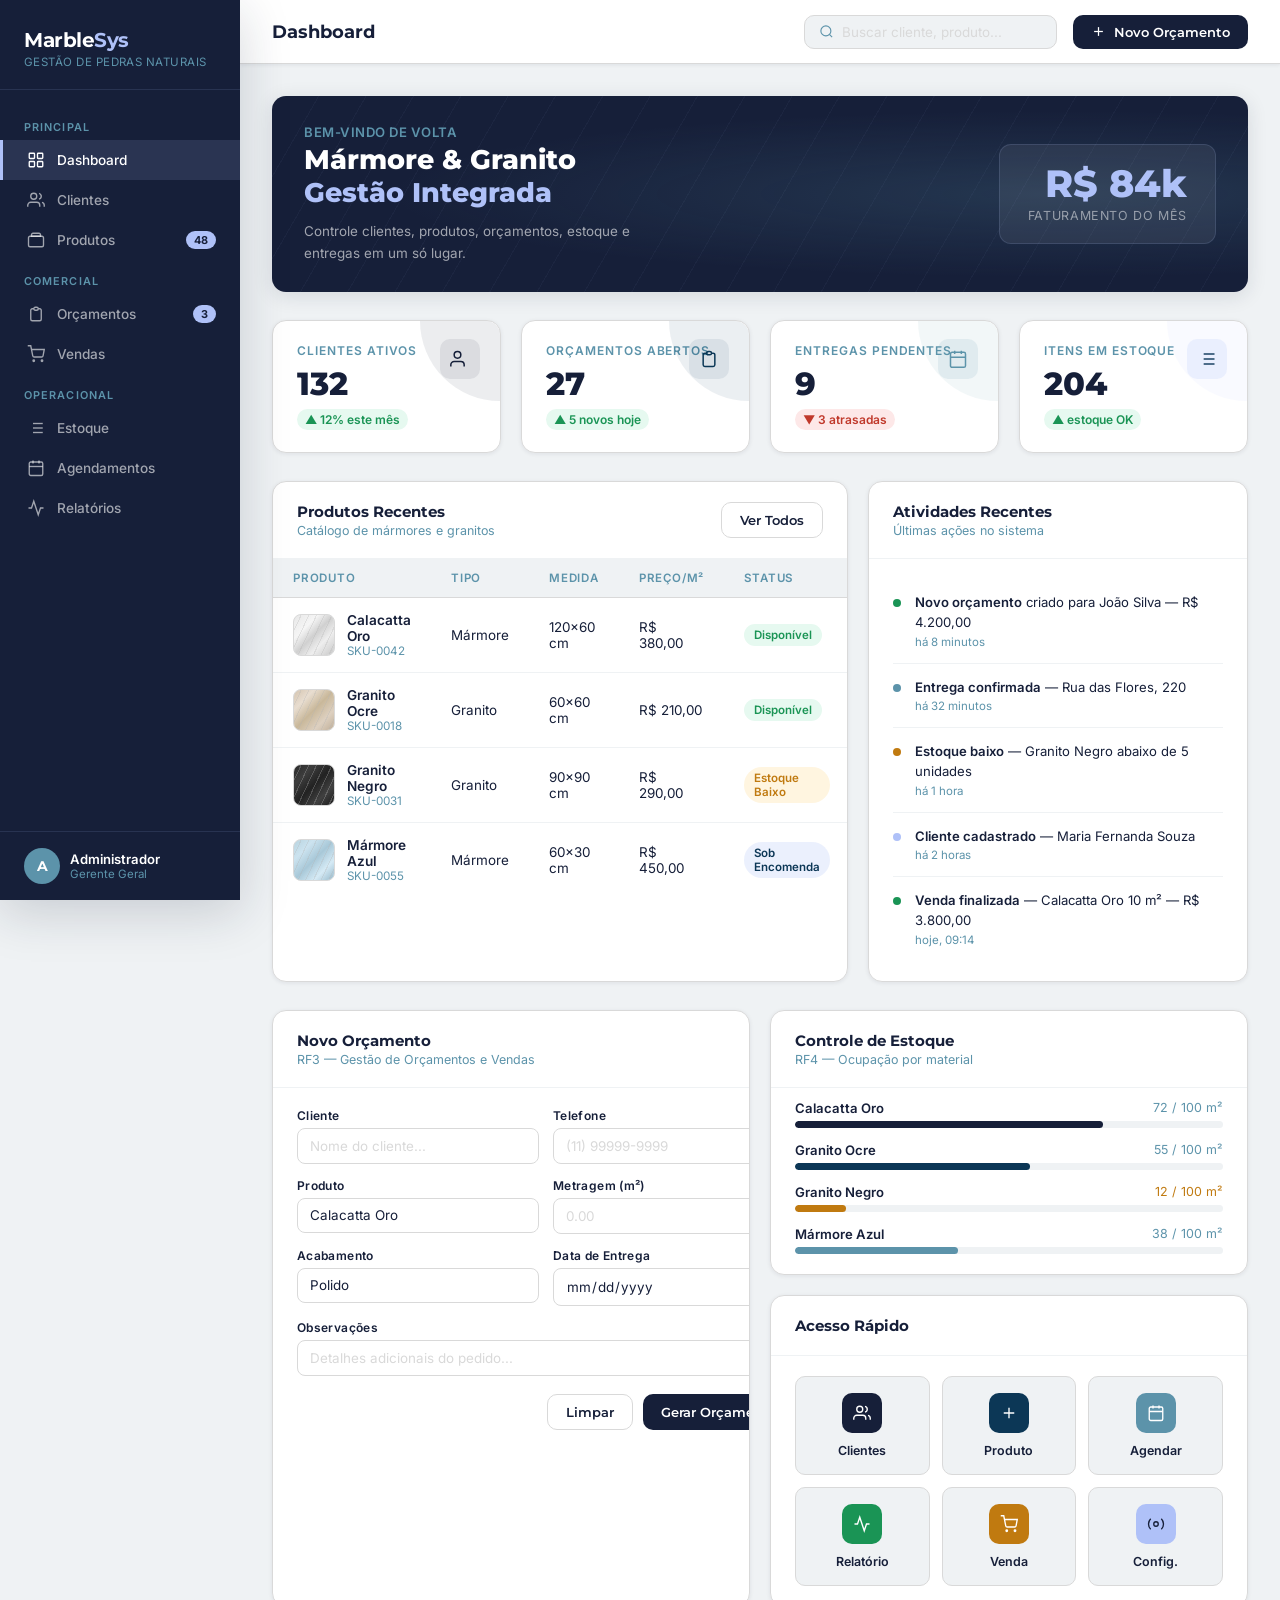
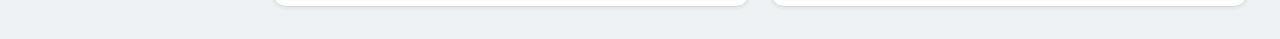
<file: pages/design-model.html>
<!DOCTYPE html>
<html lang="pt-BR">
<head>
<meta charset="UTF-8">
<meta name="viewport" content="width=device-width, initial-scale=1.0">
<title>MarbleSys — Sistema de Gestão</title>
<link href="https://fonts.googleapis.com/css2?family=Montserrat:wght@300;400;500;600;700;800&family=Inter:wght@300;400;500;600&display=swap" rel="stylesheet">
<style>
  :root {
    --navy:    #161F39;
    --ocean:   #0C3756;
    --steel:   #5C93AA;
    --periwinkle: #AFC1F8;
    --silver:  #D9D9D9;
    --frost:   #EFF2F4;
    --white:   #FFFFFF;

    --font-display: 'Montserrat', sans-serif;
    --font-body:    'Inter', sans-serif;

    --radius: 10px;
    --shadow-sm: 0 1px 4px rgba(22,31,57,.08);
    --shadow-md: 0 4px 20px rgba(22,31,57,.12);
    --shadow-lg: 0 12px 48px rgba(22,31,57,.18);
    --transition: .22s cubic-bezier(.4,0,.2,1);
  }

  *, *::before, *::after { box-sizing: border-box; margin:0; padding:0; }

  body {
    font-family: var(--font-body);
    background: var(--frost);
    color: var(--navy);
    min-height: 100vh;
    display: flex;
    flex-direction: column;
  }

  /* ── SIDEBAR ── */
  .sidebar {
    position: fixed; left:0; top:0; bottom:0; width:240px;
    background: var(--navy);
    display: flex; flex-direction: column;
    z-index: 100;
    box-shadow: var(--shadow-lg);
  }

  .sidebar-logo {
    padding: 28px 24px 20px;
    border-bottom: 1px solid rgba(175,193,248,.12);
  }
  .sidebar-logo .wordmark {
    font-family: var(--font-display);
    font-weight: 700;
    font-size: 1.25rem;
    color: var(--white);
    letter-spacing: -.5px;
  }
  .sidebar-logo .wordmark span { color: var(--periwinkle); }
  .sidebar-logo .tagline {
    font-size: .72rem;
    color: var(--steel);
    letter-spacing: .04em;
    text-transform: uppercase;
    margin-top: 3px;
  }

  .sidebar-nav { flex:1; padding: 16px 0; overflow-y: auto; }

  .nav-section-label {
    font-size: .68rem;
    font-weight: 600;
    letter-spacing: .1em;
    text-transform: uppercase;
    color: var(--steel);
    padding: 14px 24px 6px;
  }

  .nav-item {
    display: flex; align-items: center; gap: 12px;
    padding: 11px 24px;
    cursor: pointer;
    color: rgba(255,255,255,.6);
    font-size: .85rem;
    font-weight: 500;
    transition: background var(--transition), color var(--transition);
    border-left: 3px solid transparent;
    text-decoration: none;
  }
  .nav-item:hover { background: rgba(175,193,248,.07); color: var(--periwinkle); }
  .nav-item.active {
    background: rgba(175,193,248,.13);
    color: var(--white);
    border-left-color: var(--periwinkle);
  }
  .nav-item svg { width:18px; height:18px; flex-shrink:0; }
  .nav-badge {
    margin-left: auto;
    background: var(--periwinkle);
    color: var(--navy);
    font-size: .68rem;
    font-weight: 700;
    padding: 2px 8px;
    border-radius: 99px;
  }

  .sidebar-footer {
    padding: 16px 24px;
    border-top: 1px solid rgba(175,193,248,.12);
    display: flex; align-items: center; gap: 10px;
  }
  .avatar {
    width: 36px; height: 36px; border-radius: 50%;
    background: var(--steel);
    display: flex; align-items: center; justify-content: center;
    font-family: var(--font-display); font-weight: 700; font-size: .85rem;
    color: var(--white); flex-shrink: 0;
  }
  .user-info .name { font-size: .82rem; color: var(--white); font-weight: 600; }
  .user-info .role { font-size: .72rem; color: var(--steel); }

  /* ── MAIN ── */
  .main {
    margin-left: 240px;
    flex:1;
    display: flex; flex-direction: column;
    min-height: 100vh;
  }

  /* ── TOPBAR ── */
  .topbar {
    background: var(--white);
    padding: 0 32px;
    height: 64px;
    display: flex; align-items: center; justify-content: space-between;
    border-bottom: 1px solid var(--silver);
    box-shadow: var(--shadow-sm);
    position: sticky; top: 0; z-index: 50;
  }
  .topbar-title {
    font-family: var(--font-display);
    font-weight: 700; font-size: 1.1rem;
    color: var(--navy);
  }
  .topbar-actions { display: flex; align-items: center; gap: 16px; }

  .btn {
    display: inline-flex; align-items: center; gap: 8px;
    font-family: var(--font-display); font-weight: 600; font-size: .82rem;
    padding: 9px 18px; border-radius: var(--radius);
    border: none; cursor: pointer;
    transition: all var(--transition); text-decoration: none;
  }
  .btn-primary {
    background: var(--navy); color: var(--white);
  }
  .btn-primary:hover { background: var(--ocean); transform: translateY(-1px); box-shadow: var(--shadow-md); }
  .btn-outline {
    background: transparent; color: var(--navy);
    border: 1.5px solid var(--silver);
  }
  .btn-outline:hover { border-color: var(--steel); background: var(--frost); }
  .btn svg { width: 15px; height: 15px; }

  .search-bar {
    display: flex; align-items: center; gap: 8px;
    background: var(--frost); border: 1.5px solid var(--silver);
    border-radius: var(--radius); padding: 8px 14px;
    color: var(--navy); font-size: .84rem;
    cursor: text; transition: border-color var(--transition);
  }
  .search-bar:hover { border-color: var(--steel); }
  .search-bar svg { width:15px; height:15px; color: var(--steel); flex-shrink:0; }
  .search-bar input {
    border:none; background:transparent;
    color: var(--navy); font-family: var(--font-body);
    font-size: .84rem; outline:none; width:200px;
  }
  .search-bar input::placeholder { color: var(--silver); }

  /* ── CONTENT ── */
  .content { padding: 32px; flex:1; }

  /* ── KPI CARDS ── */
  .kpi-grid {
    display: grid;
    grid-template-columns: repeat(4, 1fr);
    gap: 20px;
    margin-bottom: 28px;
  }
  .kpi-card {
    background: var(--white);
    border-radius: 14px;
    padding: 22px 24px;
    box-shadow: var(--shadow-sm);
    border: 1px solid var(--silver);
    position: relative; overflow: hidden;
    transition: box-shadow var(--transition), transform var(--transition);
  }
  .kpi-card:hover { box-shadow: var(--shadow-md); transform: translateY(-2px); }
  .kpi-card::after {
    content:''; position: absolute;
    top: 0; right: 0;
    width: 80px; height: 80px;
    border-radius: 0 14px 0 80px;
    opacity: .08;
  }
  .kpi-card:nth-child(1)::after { background: var(--navy); }
  .kpi-card:nth-child(2)::after { background: var(--ocean); }
  .kpi-card:nth-child(3)::after { background: var(--steel); }
  .kpi-card:nth-child(4)::after { background: var(--periwinkle); }

  .kpi-label {
    font-size: .75rem; font-weight: 600; text-transform: uppercase;
    letter-spacing: .08em; color: var(--steel); margin-bottom: 10px;
  }
  .kpi-value {
    font-family: var(--font-display); font-weight: 800; font-size: 2rem;
    color: var(--navy); line-height: 1; margin-bottom: 8px;
  }
  .kpi-delta {
    display: inline-flex; align-items: center; gap: 4px;
    font-size: .75rem; font-weight: 600;
    padding: 3px 8px; border-radius: 99px;
  }
  .kpi-delta.up { background: #e6f9f0; color: #1a9455; }
  .kpi-delta.down { background: #fde8e8; color: #c0392b; }
  .kpi-icon {
    position: absolute; top: 18px; right: 20px;
    width: 40px; height: 40px; border-radius: 10px;
    display: flex; align-items: center; justify-content: center;
  }
  .kpi-icon svg { width:20px; height:20px; }
  .kpi-card:nth-child(1) .kpi-icon { background: rgba(22,31,57,.08); color: var(--navy); }
  .kpi-card:nth-child(2) .kpi-icon { background: rgba(12,55,86,.08); color: var(--ocean); }
  .kpi-card:nth-child(3) .kpi-icon { background: rgba(92,147,170,.12); color: var(--steel); }
  .kpi-card:nth-child(4) .kpi-icon { background: rgba(175,193,248,.2); color: var(--ocean); }

  /* ── TWO COLUMN ── */
  .two-col { display: grid; grid-template-columns: 1fr 380px; gap: 20px; margin-bottom: 28px; }

  /* ── TABLE CARD ── */
  .card {
    background: var(--white);
    border-radius: 14px;
    box-shadow: var(--shadow-sm);
    border: 1px solid var(--silver);
    overflow: hidden;
  }
  .card-header {
    display: flex; align-items: center; justify-content: space-between;
    padding: 20px 24px;
    border-bottom: 1px solid var(--frost);
  }
  .card-title {
    font-family: var(--font-display); font-weight: 700; font-size: .95rem;
    color: var(--navy);
  }
  .card-subtitle { font-size: .78rem; color: var(--steel); margin-top: 2px; }

  table { width:100%; border-collapse:collapse; }
  thead th {
    padding: 12px 20px; text-align: left;
    font-size: .72rem; font-weight: 600; text-transform: uppercase;
    letter-spacing: .07em; color: var(--steel);
    background: var(--frost);
    border-bottom: 1px solid var(--silver);
  }
  tbody tr {
    border-bottom: 1px solid var(--frost);
    transition: background var(--transition);
  }
  tbody tr:hover { background: var(--frost); }
  tbody tr:last-child { border-bottom: none; }
  tbody td { padding: 14px 20px; font-size: .84rem; color: var(--navy); vertical-align: middle; }

  .badge {
    display: inline-flex; align-items: center;
    font-size: .72rem; font-weight: 600;
    padding: 4px 10px; border-radius: 99px;
  }
  .badge-success { background: #e6f9f0; color: #1a9455; }
  .badge-warning { background: #fff5e0; color: #c07a10; }
  .badge-info    { background: rgba(175,193,248,.25); color: var(--ocean); }
  .badge-danger  { background: #fde8e8; color: #c0392b; }

  .product-info { display: flex; align-items: center; gap: 12px; }
  .product-thumb {
    width: 42px; height: 42px; border-radius: 8px;
    background: linear-gradient(135deg, var(--silver), var(--frost));
    border: 1px solid var(--silver);
    flex-shrink: 0;
    display: flex; align-items: center; justify-content: center;
    overflow: hidden;
  }
  .marble-thumb {
    width:100%; height:100%;
    background: linear-gradient(135deg, #e8e8e8 0%, #f5f5f5 30%, #d0d0d0 50%, #eeeeee 70%, #c8c8c8 100%);
    position: relative;
  }
  .marble-thumb::before {
    content:''; position:absolute; inset:0;
    background: repeating-linear-gradient(
      115deg, transparent 0px, transparent 6px,
      rgba(180,180,180,.3) 6px, rgba(180,180,180,.3) 7px
    );
  }
  .product-name { font-weight: 600; font-size: .85rem; }
  .product-sku  { font-size: .73rem; color: var(--steel); }

  .action-btns { display: flex; gap: 8px; }
  .icon-btn {
    width: 30px; height: 30px;
    border-radius: 7px;
    border: 1.5px solid var(--silver);
    background: transparent; cursor: pointer;
    display: flex; align-items: center; justify-content: center;
    color: var(--steel); transition: all var(--transition);
  }
  .icon-btn:hover { border-color: var(--steel); color: var(--navy); background: var(--frost); }
  .icon-btn svg { width:13px; height:13px; }

  /* ── SIDE PANEL ── */
  .panel-section { padding: 20px 24px; border-bottom: 1px solid var(--frost); }
  .panel-section:last-child { border-bottom: none; }

  .activity-list { display: flex; flex-direction: column; gap: 0; }
  .activity-item {
    display: flex; gap: 14px; align-items: flex-start;
    padding: 14px 0;
    border-bottom: 1px solid var(--frost);
  }
  .activity-item:last-child { border-bottom: none; }
  .activity-dot {
    width: 8px; height: 8px; border-radius: 50%;
    margin-top: 6px; flex-shrink:0;
  }
  .activity-text { font-size: .82rem; line-height: 1.5; }
  .activity-text strong { font-weight: 600; color: var(--navy); }
  .activity-time { font-size: .72rem; color: var(--steel); margin-top: 2px; }

  /* ── BOTTOM GRID ── */
  .bottom-grid { display: grid; grid-template-columns: 1fr 1fr; gap: 20px; }

  /* ── FORM MOCKUP ── */
  .form-grid { display: grid; grid-template-columns: 1fr 1fr; gap: 14px; padding: 20px 24px; }
  .form-group { display: flex; flex-direction: column; gap: 5px; }
  .form-group.full { grid-column: 1 / -1; }
  .form-label { font-size: .75rem; font-weight: 600; color: var(--navy); letter-spacing: .03em; }
  .form-input {
    padding: 9px 12px;
    border: 1.5px solid var(--silver);
    border-radius: 8px;
    font-family: var(--font-body); font-size: .84rem;
    color: var(--navy); background: var(--white);
    outline: none; transition: border-color var(--transition);
  }
  .form-input:focus { border-color: var(--steel); }
  .form-input::placeholder { color: var(--silver); }
  .form-select {
    padding: 9px 12px;
    border: 1.5px solid var(--silver);
    border-radius: 8px;
    font-family: var(--font-body); font-size: .84rem;
    color: var(--navy); background: var(--white);
    appearance: none; cursor: pointer;
    outline: none;
  }
  .form-actions { grid-column: 1/-1; display:flex; gap:10px; justify-content:flex-end; padding-top: 4px; }

  /* ── CHART PLACEHOLDER ── */
  .chart-area { padding: 20px 24px; }
  .chart-placeholder { 
    height: 160px;
    background: var(--frost);
    border-radius: 10px;
    position: relative; overflow: hidden;
    display: flex; align-items: flex-end;
    gap: 10px; padding: 16px;
  }
  .bar {
    flex: 1; border-radius: 6px 6px 0 0;
    background: var(--steel); opacity: .6;
    transition: opacity .2s;
    position: relative;
  }
  .bar:hover { opacity: 1; }
  .bar.highlight { background: var(--navy); opacity: 1; }
  .chart-labels {
    display: flex; gap: 10px; padding: 8px 24px 0;
  }
  .chart-label { flex:1; text-align:center; font-size:.7rem; color:var(--steel); font-weight:600; }

  /* ── QUICK ACCESS TILES ── */
  .tiles-grid { display: grid; grid-template-columns: repeat(3, 1fr); gap: 12px; padding: 20px 24px; }
  .tile {
    background: var(--frost);
    border-radius: 10px; border: 1.5px solid var(--silver);
    padding: 16px; text-align: center; cursor: pointer;
    transition: all var(--transition);
  }
  .tile:hover { border-color: var(--steel); background: var(--white); box-shadow: var(--shadow-sm); transform: translateY(-2px); }
  .tile-icon {
    width:40px; height:40px; border-radius:10px;
    background: var(--navy); color: var(--white);
    display: flex; align-items: center; justify-content: center;
    margin: 0 auto 10px;
  }
  .tile-icon svg { width:18px; height:18px; }
  .tile-name { font-size:.78rem; font-weight:600; color:var(--navy); }

  /* ── PROGRESS BARS ── */
  .stock-list { padding: 12px 24px 20px; display:flex; flex-direction:column; gap:14px; }
  .stock-item {}
  .stock-meta { display:flex; justify-content:space-between; margin-bottom:5px; }
  .stock-name { font-size:.82rem; font-weight:600; color:var(--navy); }
  .stock-qty  { font-size:.78rem; color:var(--steel); }
  .progress-bar { height:7px; background:var(--frost); border-radius:99px; overflow:hidden; }
  .progress-fill { height:100%; border-radius:99px; transition:width .8s ease; }

  /* ── MARBLE TEXTURE BG FOR HERO ── */
  .hero-banner {
    background: var(--navy);
    border-radius: 14px;
    padding: 28px 32px;
    margin-bottom: 28px;
    display: flex; align-items: center; justify-content: space-between;
    position: relative; overflow: hidden;
    box-shadow: var(--shadow-md);
  }
  .hero-banner::before {
    content: '';
    position: absolute; inset:0;
    background:
      radial-gradient(ellipse at 80% 50%, rgba(92,147,170,.2) 0%, transparent 60%),
      repeating-linear-gradient(
        120deg, transparent 0px, transparent 40px,
        rgba(175,193,248,.04) 40px, rgba(175,193,248,.04) 41px
      );
  }
  .hero-text { position: relative; }
  .hero-greeting { font-size: .82rem; color: var(--steel); margin-bottom: 4px; letter-spacing: .04em; text-transform: uppercase; font-weight: 600; }
  .hero-title {
    font-family: var(--font-display); font-weight: 800; font-size: 1.7rem;
    color: var(--white); line-height: 1.2; margin-bottom: 12px;
  }
  .hero-title span { color: var(--periwinkle); }
  .hero-sub { font-size: .84rem; color: rgba(255,255,255,.6); max-width: 380px; line-height: 1.6; }
  .hero-stat {
    position: relative;
    text-align: right;
    background: rgba(255,255,255,.07);
    border-radius: 12px;
    padding: 20px 28px;
    border: 1px solid rgba(175,193,248,.15);
    min-width: 180px;
  }
  .hero-stat-val {
    font-family: var(--font-display); font-weight: 800; font-size: 2.4rem;
    color: var(--periwinkle); line-height:1;
  }
  .hero-stat-lbl { font-size: .78rem; color: rgba(255,255,255,.5); margin-top:4px; text-transform:uppercase; letter-spacing:.05em; }

  /* Animations */
  @keyframes fadeUp {
    from { opacity:0; transform: translateY(16px); }
    to   { opacity:1; transform: translateY(0); }
  }
  .kpi-card { animation: fadeUp .4s ease both; }
  .kpi-card:nth-child(1) { animation-delay: .05s; }
  .kpi-card:nth-child(2) { animation-delay: .10s; }
  .kpi-card:nth-child(3) { animation-delay: .15s; }
  .kpi-card:nth-child(4) { animation-delay: .20s; }
  .hero-banner { animation: fadeUp .3s ease both; }
  .card, .two-col, .bottom-grid { animation: fadeUp .5s ease both; animation-delay: .25s; }

  /* Scrollbar */
  ::-webkit-scrollbar { width:6px; }
  ::-webkit-scrollbar-track { background:transparent; }
  ::-webkit-scrollbar-thumb { background:var(--silver); border-radius:99px; }

  @media (max-width: 1100px) {
    .kpi-grid { grid-template-columns: repeat(2,1fr); }
    .two-col, .bottom-grid { grid-template-columns: 1fr; }
  }
</style>
</head>
<body>

<!-- ────────────────── SIDEBAR ────────────────── -->
<nav class="sidebar">
  <div class="sidebar-logo">
    <div class="wordmark">Marble<span>Sys</span></div>
    <div class="tagline">Gestão de Pedras Naturais</div>
  </div>

  <div class="sidebar-nav">
    <div class="nav-section-label">Principal</div>
    <a class="nav-item active" href="#">
      <svg fill="none" stroke="currentColor" stroke-width="1.8" viewBox="0 0 24 24"><rect x="3" y="3" width="7" height="7" rx="1"/><rect x="14" y="3" width="7" height="7" rx="1"/><rect x="3" y="14" width="7" height="7" rx="1"/><rect x="14" y="14" width="7" height="7" rx="1"/></svg>
      Dashboard
    </a>
    <a class="nav-item" href="#">
      <svg fill="none" stroke="currentColor" stroke-width="1.8" viewBox="0 0 24 24"><path d="M17 21v-2a4 4 0 00-4-4H5a4 4 0 00-4 4v2"/><circle cx="9" cy="7" r="4"/><path d="M23 21v-2a4 4 0 00-3-3.87M16 3.13a4 4 0 010 7.75"/></svg>
      Clientes
    </a>
    <a class="nav-item" href="#">
      <svg fill="none" stroke="currentColor" stroke-width="1.8" viewBox="0 0 24 24"><path d="M20 7H4a2 2 0 00-2 2v10a2 2 0 002 2h16a2 2 0 002-2V9a2 2 0 00-2-2z"/><path d="M16 3H8a2 2 0 00-2 2v2h12V5a2 2 0 00-2-2z"/></svg>
      Produtos
      <span class="nav-badge">48</span>
    </a>

    <div class="nav-section-label">Comercial</div>
    <a class="nav-item" href="#">
      <svg fill="none" stroke="currentColor" stroke-width="1.8" viewBox="0 0 24 24"><path d="M9 5H7a2 2 0 00-2 2v12a2 2 0 002 2h10a2 2 0 002-2V7a2 2 0 00-2-2h-2M9 5a2 2 0 002 2h2a2 2 0 002-2M9 5a2 2 0 012-2h2a2 2 0 012 2"/></svg>
      Orçamentos
      <span class="nav-badge">3</span>
    </a>
    <a class="nav-item" href="#">
      <svg fill="none" stroke="currentColor" stroke-width="1.8" viewBox="0 0 24 24"><circle cx="9" cy="21" r="1"/><circle cx="20" cy="21" r="1"/><path d="M1 1h4l2.68 13.39a2 2 0 002 1.61h9.72a2 2 0 002-1.61L23 6H6"/></svg>
      Vendas
    </a>

    <div class="nav-section-label">Operacional</div>
    <a class="nav-item" href="#">
      <svg fill="none" stroke="currentColor" stroke-width="1.8" viewBox="0 0 24 24"><line x1="8" y1="6" x2="21" y2="6"/><line x1="8" y1="12" x2="21" y2="12"/><line x1="8" y1="18" x2="21" y2="18"/><line x1="3" y1="6" x2="3.01" y2="6"/><line x1="3" y1="12" x2="3.01" y2="12"/><line x1="3" y1="18" x2="3.01" y2="18"/></svg>
      Estoque
    </a>
    <a class="nav-item" href="#">
      <svg fill="none" stroke="currentColor" stroke-width="1.8" viewBox="0 0 24 24"><rect x="3" y="4" width="18" height="18" rx="2"/><line x1="16" y1="2" x2="16" y2="6"/><line x1="8" y1="2" x2="8" y2="6"/><line x1="3" y1="10" x2="21" y2="10"/></svg>
      Agendamentos
    </a>
    <a class="nav-item" href="#">
      <svg fill="none" stroke="currentColor" stroke-width="1.8" viewBox="0 0 24 24"><polyline points="22 12 18 12 15 21 9 3 6 12 2 12"/></svg>
      Relatórios
    </a>
  </div>

  <div class="sidebar-footer">
    <div class="avatar">A</div>
    <div class="user-info">
      <div class="name">Administrador</div>
      <div class="role">Gerente Geral</div>
    </div>
  </div>
</nav>

<!-- ────────────────── MAIN ────────────────── -->
<div class="main">

  <!-- TOPBAR -->
  <header class="topbar">
    <div class="topbar-title">Dashboard</div>
    <div class="topbar-actions">
      <div class="search-bar">
        <svg fill="none" stroke="currentColor" stroke-width="1.8" viewBox="0 0 24 24"><circle cx="11" cy="11" r="8"/><line x1="21" y1="21" x2="16.65" y2="16.65"/></svg>
        <input type="text" placeholder="Buscar cliente, produto...">
      </div>
      <button class="btn btn-primary">
        <svg fill="none" stroke="currentColor" stroke-width="2" viewBox="0 0 24 24"><line x1="12" y1="5" x2="12" y2="19"/><line x1="5" y1="12" x2="19" y2="12"/></svg>
        Novo Orçamento
      </button>
    </div>
  </header>

  <div class="content">

    <!-- HERO BANNER -->
    <div class="hero-banner">
      <div class="hero-text">
        <div class="hero-greeting">Bem-vindo de volta</div>
        <div class="hero-title">Mármore &amp; Granito<br><span>Gestão Integrada</span></div>
        <div class="hero-sub">Controle clientes, produtos, orçamentos, estoque e entregas em um só lugar.</div>
      </div>
      <div class="hero-stat">
        <div class="hero-stat-val">R$ 84k</div>
        <div class="hero-stat-lbl">Faturamento do mês</div>
      </div>
    </div>

    <!-- KPI CARDS -->
    <div class="kpi-grid">
      <div class="kpi-card">
        <div class="kpi-icon">
          <svg fill="none" stroke="currentColor" stroke-width="1.8" viewBox="0 0 24 24"><path d="M17 21v-2a4 4 0 00-4-4H5a4 4 0 00-4 4v2"/><circle cx="9" cy="7" r="4"/></svg>
        </div>
        <div class="kpi-label">Clientes Ativos</div>
        <div class="kpi-value">132</div>
        <span class="kpi-delta up">▲ 12% este mês</span>
      </div>
      <div class="kpi-card">
        <div class="kpi-icon">
          <svg fill="none" stroke="currentColor" stroke-width="1.8" viewBox="0 0 24 24"><path d="M9 5H7a2 2 0 00-2 2v12a2 2 0 002 2h10a2 2 0 002-2V7a2 2 0 00-2-2h-2M9 5a2 2 0 002 2h2a2 2 0 002-2M9 5a2 2 0 012-2h2a2 2 0 012 2"/></svg>
        </div>
        <div class="kpi-label">Orçamentos Abertos</div>
        <div class="kpi-value">27</div>
        <span class="kpi-delta up">▲ 5 novos hoje</span>
      </div>
      <div class="kpi-card">
        <div class="kpi-icon">
          <svg fill="none" stroke="currentColor" stroke-width="1.8" viewBox="0 0 24 24"><rect x="3" y="4" width="18" height="18" rx="2"/><line x1="16" y1="2" x2="16" y2="6"/><line x1="8" y1="2" x2="8" y2="6"/><line x1="3" y1="10" x2="21" y2="10"/></svg>
        </div>
        <div class="kpi-label">Entregas Pendentes</div>
        <div class="kpi-value">9</div>
        <span class="kpi-delta down">▼ 3 atrasadas</span>
      </div>
      <div class="kpi-card">
        <div class="kpi-icon">
          <svg fill="none" stroke="currentColor" stroke-width="1.8" viewBox="0 0 24 24"><line x1="8" y1="6" x2="21" y2="6"/><line x1="8" y1="12" x2="21" y2="12"/><line x1="8" y1="18" x2="21" y2="18"/><line x1="3" y1="6" x2="3.01" y2="6"/><line x1="3" y1="12" x2="3.01" y2="12"/><line x1="3" y1="18" x2="3.01" y2="18"/></svg>
        </div>
        <div class="kpi-label">Itens em Estoque</div>
        <div class="kpi-value">204</div>
        <span class="kpi-delta up">▲ estoque OK</span>
      </div>
    </div>

    <!-- TABLE + ACTIVITY -->
    <div class="two-col">

      <!-- Products table -->
      <div class="card">
        <div class="card-header">
          <div>
            <div class="card-title">Produtos Recentes</div>
            <div class="card-subtitle">Catálogo de mármores e granitos</div>
          </div>
          <button class="btn btn-outline">Ver Todos</button>
        </div>
        <table>
          <thead>
            <tr>
              <th>Produto</th>
              <th>Tipo</th>
              <th>Medida</th>
              <th>Preço/m²</th>
              <th>Status</th>
              <th></th>
            </tr>
          </thead>
          <tbody>
            <tr>
              <td>
                <div class="product-info">
                  <div class="product-thumb"><div class="marble-thumb"></div></div>
                  <div>
                    <div class="product-name">Calacatta Oro</div>
                    <div class="product-sku">SKU-0042</div>
                  </div>
                </div>
              </td>
              <td>Mármore</td>
              <td>120×60 cm</td>
              <td>R$ 380,00</td>
              <td><span class="badge badge-success">Disponível</span></td>
              <td>
                <div class="action-btns">
                  <button class="icon-btn" title="Editar">
                    <svg fill="none" stroke="currentColor" stroke-width="2" viewBox="0 0 24 24"><path d="M11 4H4a2 2 0 00-2 2v14a2 2 0 002 2h14a2 2 0 002-2v-7"/><path d="M18.5 2.5a2.121 2.121 0 013 3L12 15l-4 1 1-4 9.5-9.5z"/></svg>
                  </button>
                  <button class="icon-btn" title="Ver">
                    <svg fill="none" stroke="currentColor" stroke-width="2" viewBox="0 0 24 24"><path d="M1 12s4-8 11-8 11 8 11 8-4 8-11 8-11-8-11-8z"/><circle cx="12" cy="12" r="3"/></svg>
                  </button>
                </div>
              </td>
            </tr>
            <tr>
              <td>
                <div class="product-info">
                  <div class="product-thumb"><div class="marble-thumb" style="background:linear-gradient(135deg,#d5c5b0,#e8ddd0,#c9b89a,#ddd0c0,#c0af98)"></div></div>
                  <div>
                    <div class="product-name">Granito Ocre</div>
                    <div class="product-sku">SKU-0018</div>
                  </div>
                </div>
              </td>
              <td>Granito</td>
              <td>60×60 cm</td>
              <td>R$ 210,00</td>
              <td><span class="badge badge-success">Disponível</span></td>
              <td>
                <div class="action-btns">
                  <button class="icon-btn"><svg fill="none" stroke="currentColor" stroke-width="2" viewBox="0 0 24 24"><path d="M11 4H4a2 2 0 00-2 2v14a2 2 0 002 2h14a2 2 0 002-2v-7"/><path d="M18.5 2.5a2.121 2.121 0 013 3L12 15l-4 1 1-4 9.5-9.5z"/></svg></button>
                  <button class="icon-btn"><svg fill="none" stroke="currentColor" stroke-width="2" viewBox="0 0 24 24"><path d="M1 12s4-8 11-8 11 8 11 8-4 8-11 8-11-8-11-8z"/><circle cx="12" cy="12" r="3"/></svg></button>
                </div>
              </td>
            </tr>
            <tr>
              <td>
                <div class="product-info">
                  <div class="product-thumb"><div class="marble-thumb" style="background:linear-gradient(135deg,#2a2a2a,#3d3d3d,#222,#404040,#1a1a1a)"></div></div>
                  <div>
                    <div class="product-name">Granito Negro</div>
                    <div class="product-sku">SKU-0031</div>
                  </div>
                </div>
              </td>
              <td>Granito</td>
              <td>90×90 cm</td>
              <td>R$ 290,00</td>
              <td><span class="badge badge-warning">Estoque Baixo</span></td>
              <td>
                <div class="action-btns">
                  <button class="icon-btn"><svg fill="none" stroke="currentColor" stroke-width="2" viewBox="0 0 24 24"><path d="M11 4H4a2 2 0 00-2 2v14a2 2 0 002 2h14a2 2 0 002-2v-7"/><path d="M18.5 2.5a2.121 2.121 0 013 3L12 15l-4 1 1-4 9.5-9.5z"/></svg></button>
                  <button class="icon-btn"><svg fill="none" stroke="currentColor" stroke-width="2" viewBox="0 0 24 24"><path d="M1 12s4-8 11-8 11 8 11 8-4 8-11 8-11-8-11-8z"/><circle cx="12" cy="12" r="3"/></svg></button>
                </div>
              </td>
            </tr>
            <tr>
              <td>
                <div class="product-info">
                  <div class="product-thumb"><div class="marble-thumb" style="background:linear-gradient(135deg,#b8d4e0,#cce3ef,#a8c8d8,#d5eaf5,#96b9cb)"></div></div>
                  <div>
                    <div class="product-name">Mármore Azul</div>
                    <div class="product-sku">SKU-0055</div>
                  </div>
                </div>
              </td>
              <td>Mármore</td>
              <td>60×30 cm</td>
              <td>R$ 450,00</td>
              <td><span class="badge badge-info">Sob Encomenda</span></td>
              <td>
                <div class="action-btns">
                  <button class="icon-btn"><svg fill="none" stroke="currentColor" stroke-width="2" viewBox="0 0 24 24"><path d="M11 4H4a2 2 0 00-2 2v14a2 2 0 002 2h14a2 2 0 002-2v-7"/><path d="M18.5 2.5a2.121 2.121 0 013 3L12 15l-4 1 1-4 9.5-9.5z"/></svg></button>
                  <button class="icon-btn"><svg fill="none" stroke="currentColor" stroke-width="2" viewBox="0 0 24 24"><path d="M1 12s4-8 11-8 11 8 11 8-4 8-11 8-11-8-11-8z"/><circle cx="12" cy="12" r="3"/></svg></button>
                </div>
              </td>
            </tr>
          </tbody>
        </table>
      </div>

      <!-- Activity feed -->
      <div class="card">
        <div class="card-header">
          <div>
            <div class="card-title">Atividades Recentes</div>
            <div class="card-subtitle">Últimas ações no sistema</div>
          </div>
        </div>
        <div class="panel-section">
          <div class="activity-list">
            <div class="activity-item">
              <div class="activity-dot" style="background:#1a9455"></div>
              <div>
                <div class="activity-text"><strong>Novo orçamento</strong> criado para João Silva — R$ 4.200,00</div>
                <div class="activity-time">há 8 minutos</div>
              </div>
            </div>
            <div class="activity-item">
              <div class="activity-dot" style="background:var(--steel)"></div>
              <div>
                <div class="activity-text"><strong>Entrega confirmada</strong> — Rua das Flores, 220</div>
                <div class="activity-time">há 32 minutos</div>
              </div>
            </div>
            <div class="activity-item">
              <div class="activity-dot" style="background:#c07a10"></div>
              <div>
                <div class="activity-text"><strong>Estoque baixo</strong> — Granito Negro abaixo de 5 unidades</div>
                <div class="activity-time">há 1 hora</div>
              </div>
            </div>
            <div class="activity-item">
              <div class="activity-dot" style="background:var(--periwinkle)"></div>
              <div>
                <div class="activity-text"><strong>Cliente cadastrado</strong> — Maria Fernanda Souza</div>
                <div class="activity-time">há 2 horas</div>
              </div>
            </div>
            <div class="activity-item">
              <div class="activity-dot" style="background:#1a9455"></div>
              <div>
                <div class="activity-text"><strong>Venda finalizada</strong> — Calacatta Oro 10 m² — R$ 3.800,00</div>
                <div class="activity-time">hoje, 09:14</div>
              </div>
            </div>
          </div>
        </div>
      </div>
    </div>

    <!-- BOTTOM SECTION -->
    <div class="bottom-grid">

      <!-- New Budget Form -->
      <div class="card">
        <div class="card-header">
          <div>
            <div class="card-title">Novo Orçamento</div>
            <div class="card-subtitle">RF3 — Gestão de Orçamentos e Vendas</div>
          </div>
        </div>
        <div class="form-grid">
          <div class="form-group">
            <label class="form-label">Cliente</label>
            <input class="form-input" type="text" placeholder="Nome do cliente...">
          </div>
          <div class="form-group">
            <label class="form-label">Telefone</label>
            <input class="form-input" type="text" placeholder="(11) 99999-9999">
          </div>
          <div class="form-group">
            <label class="form-label">Produto</label>
            <select class="form-select">
              <option>Calacatta Oro</option>
              <option>Granito Ocre</option>
              <option>Granito Negro</option>
              <option>Mármore Azul</option>
            </select>
          </div>
          <div class="form-group">
            <label class="form-label">Metragem (m²)</label>
            <input class="form-input" type="number" placeholder="0.00">
          </div>
          <div class="form-group">
            <label class="form-label">Acabamento</label>
            <select class="form-select">
              <option>Polido</option>
              <option>Escovado</option>
              <option>Levigado</option>
              <option>Jateado</option>
            </select>
          </div>
          <div class="form-group">
            <label class="form-label">Data de Entrega</label>
            <input class="form-input" type="date">
          </div>
          <div class="form-group full">
            <label class="form-label">Observações</label>
            <input class="form-input" type="text" placeholder="Detalhes adicionais do pedido...">
          </div>
          <div class="form-actions">
            <button class="btn btn-outline">Limpar</button>
            <button class="btn btn-primary">Gerar Orçamento</button>
          </div>
        </div>
      </div>

      <!-- Stock overview + quick access -->
      <div style="display:flex; flex-direction:column; gap:20px;">
        <div class="card">
          <div class="card-header">
            <div>
              <div class="card-title">Controle de Estoque</div>
              <div class="card-subtitle">RF4 — Ocupação por material</div>
            </div>
          </div>
          <div class="stock-list">
            <div class="stock-item">
              <div class="stock-meta"><span class="stock-name">Calacatta Oro</span><span class="stock-qty">72 / 100 m²</span></div>
              <div class="progress-bar"><div class="progress-fill" style="width:72%;background:var(--navy)"></div></div>
            </div>
            <div class="stock-item">
              <div class="stock-meta"><span class="stock-name">Granito Ocre</span><span class="stock-qty">55 / 100 m²</span></div>
              <div class="progress-bar"><div class="progress-fill" style="width:55%;background:var(--ocean)"></div></div>
            </div>
            <div class="stock-item">
              <div class="stock-meta"><span class="stock-name">Granito Negro</span><span class="stock-qty" style="color:#c07a10">12 / 100 m²</span></div>
              <div class="progress-bar"><div class="progress-fill" style="width:12%;background:#c07a10"></div></div>
            </div>
            <div class="stock-item">
              <div class="stock-meta"><span class="stock-name">Mármore Azul</span><span class="stock-qty">38 / 100 m²</span></div>
              <div class="progress-bar"><div class="progress-fill" style="width:38%;background:var(--steel)"></div></div>
            </div>
          </div>
        </div>

        <div class="card">
          <div class="card-header">
            <div class="card-title">Acesso Rápido</div>
          </div>
          <div class="tiles-grid">
            <div class="tile">
              <div class="tile-icon"><svg fill="none" stroke="currentColor" stroke-width="1.8" viewBox="0 0 24 24"><path d="M17 21v-2a4 4 0 00-4-4H5a4 4 0 00-4 4v2"/><circle cx="9" cy="7" r="4"/><path d="M23 21v-2a4 4 0 00-3-3.87M16 3.13a4 4 0 010 7.75"/></svg></div>
              <div class="tile-name">Clientes</div>
            </div>
            <div class="tile">
              <div class="tile-icon" style="background:var(--ocean)"><svg fill="none" stroke="currentColor" stroke-width="1.8" viewBox="0 0 24 24"><line x1="12" y1="5" x2="12" y2="19"/><line x1="5" y1="12" x2="19" y2="12"/></svg></div>
              <div class="tile-name">Produto</div>
            </div>
            <div class="tile">
              <div class="tile-icon" style="background:var(--steel)"><svg fill="none" stroke="currentColor" stroke-width="1.8" viewBox="0 0 24 24"><rect x="3" y="4" width="18" height="18" rx="2"/><line x1="16" y1="2" x2="16" y2="6"/><line x1="8" y1="2" x2="8" y2="6"/><line x1="3" y1="10" x2="21" y2="10"/></svg></div>
              <div class="tile-name">Agendar</div>
            </div>
            <div class="tile">
              <div class="tile-icon" style="background:#1a9455"><svg fill="none" stroke="currentColor" stroke-width="1.8" viewBox="0 0 24 24"><polyline points="22 12 18 12 15 21 9 3 6 12 2 12"/></svg></div>
              <div class="tile-name">Relatório</div>
            </div>
            <div class="tile">
              <div class="tile-icon" style="background:#c07a10"><svg fill="none" stroke="currentColor" stroke-width="1.8" viewBox="0 0 24 24"><circle cx="9" cy="21" r="1"/><circle cx="20" cy="21" r="1"/><path d="M1 1h4l2.68 13.39a2 2 0 002 1.61h9.72a2 2 0 002-1.61L23 6H6"/></svg></div>
              <div class="tile-name">Venda</div>
            </div>
            <div class="tile">
              <div class="tile-icon" style="background:var(--periwinkle); color:var(--navy)"><svg fill="none" stroke="currentColor" stroke-width="1.8" viewBox="0 0 24 24"><circle cx="12" cy="12" r="3"/><path d="M19.07 4.93a10 10 0 010 14.14M4.93 4.93a10 10 0 000 14.14"/></svg></div>
              <div class="tile-name">Config.</div>
            </div>
          </div>
        </div>
      </div>
    </div>

  </div><!-- /content -->
</div><!-- /main -->

</body>
</html>
</file>
